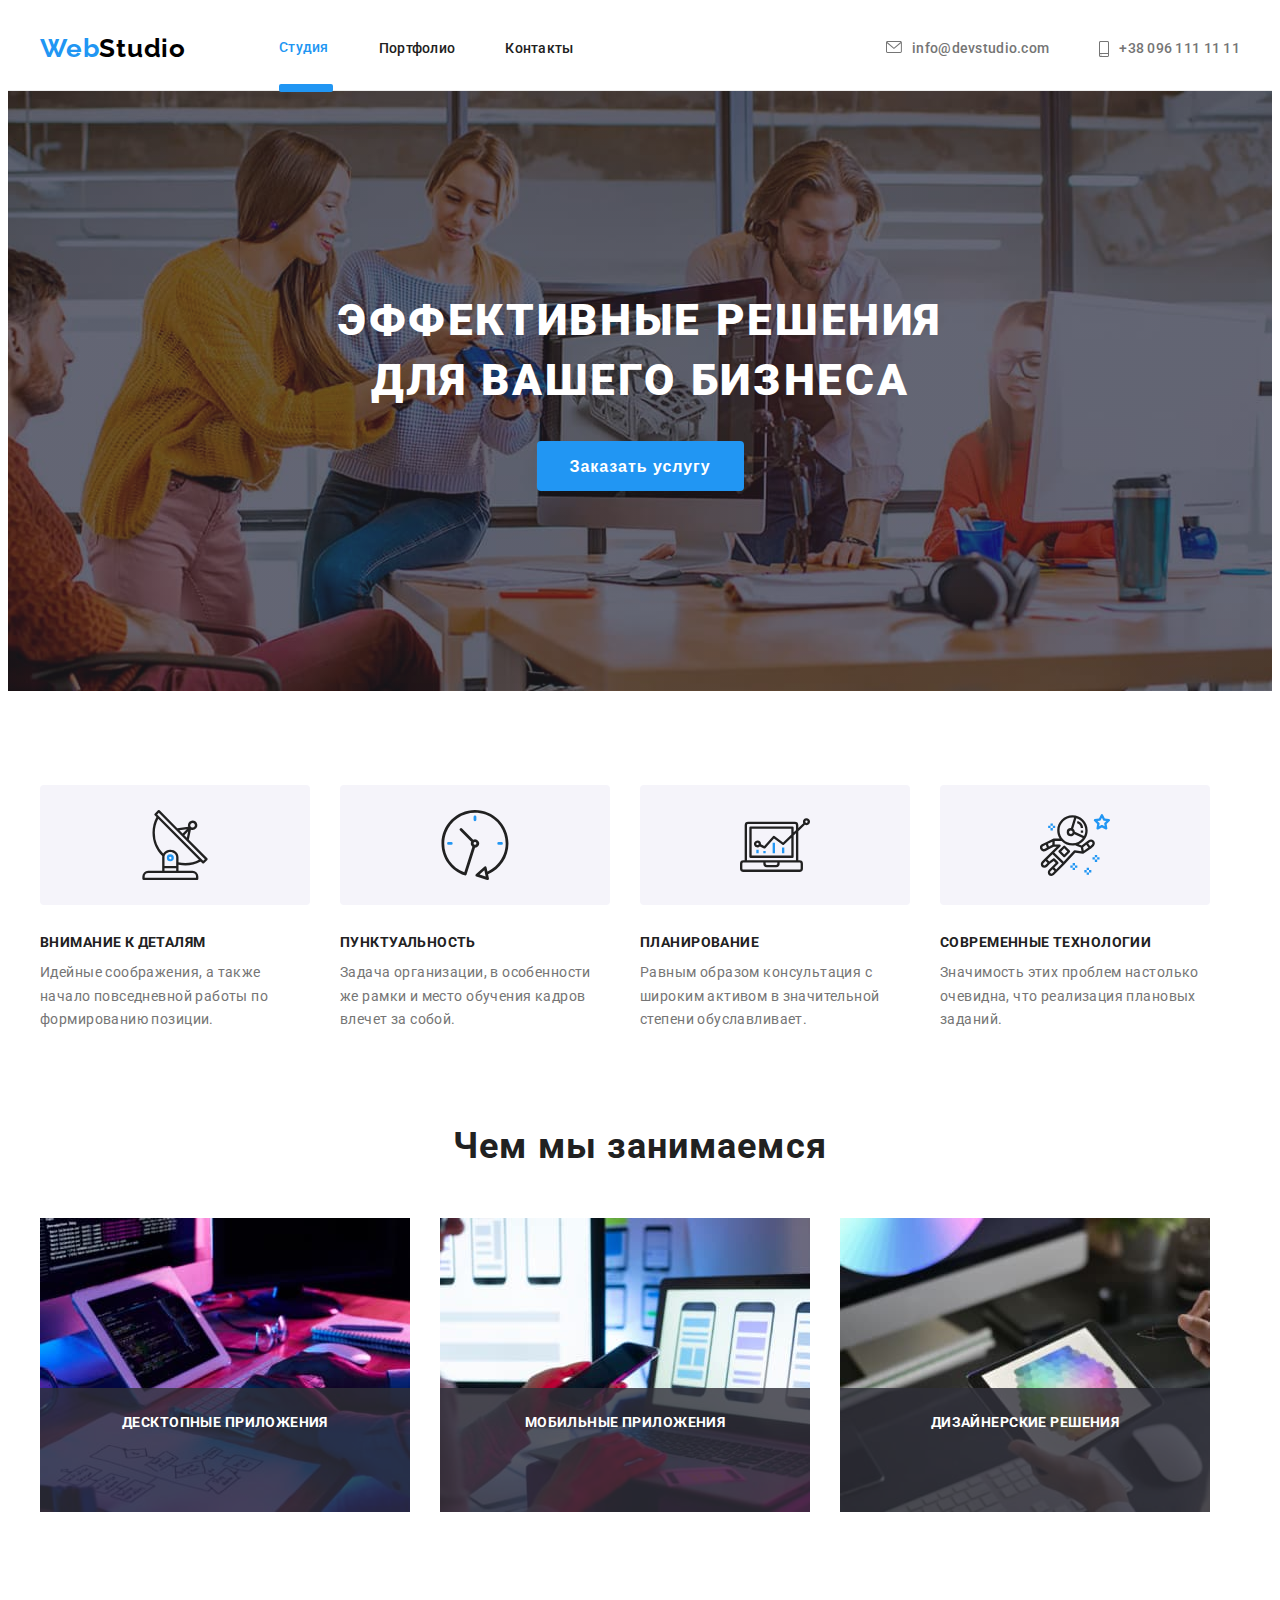
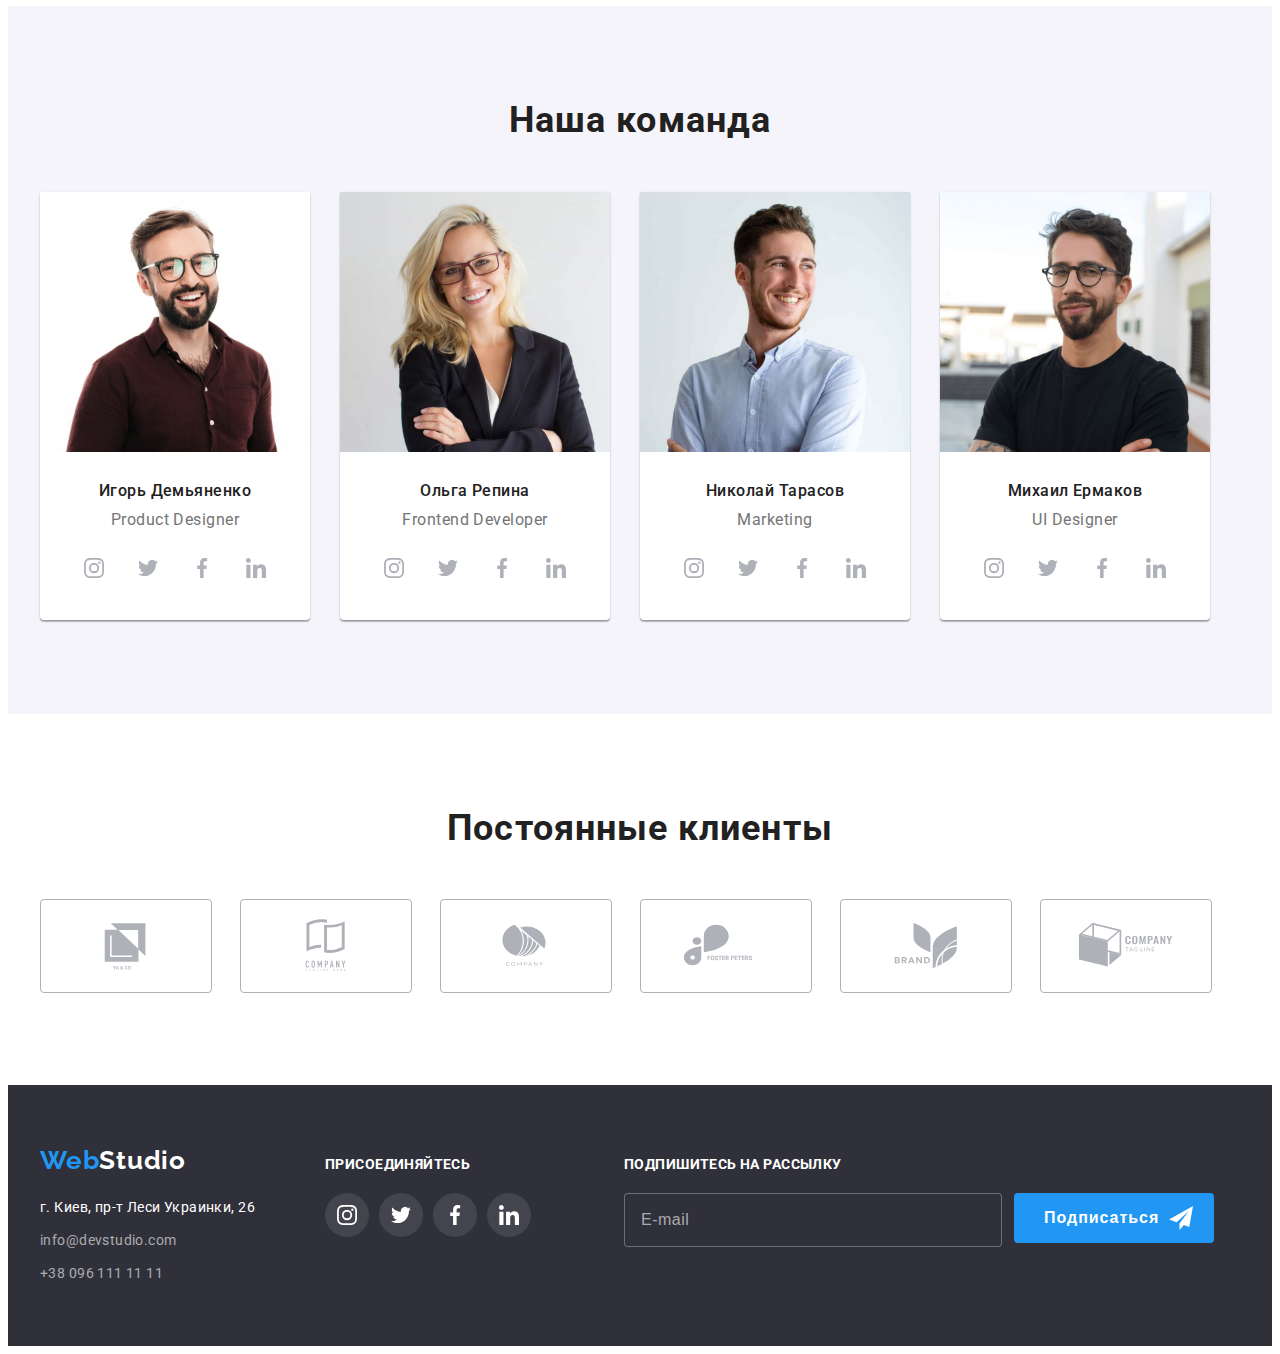
<file: index.html>
<!DOCTYPE html>
<html lang="ru">
  <head>
    <meta charset="UTF-8" />
    <meta http-equiv="X-UA-Compatible" content="IE=edge" />
    <meta name="viewport" content="width=device-width, initial-scale=1.0" />
    <meta
      name="description"
      content="Web Studio, Заказать Разработку Десктопного приложения, Мобильного приложения. Недорого: Быстро, Качественно, Уникальный Дизайн."
    />
    <title>Web Studio - Разработка приложений</title>
    <link rel="shortcut icon" href="image/Favicon.png" type="image/x-icon" />
    <link
      rel="stylesheet"
      href="https://cdnjs.cloudflare.com/ajax/libs/modern-normalize/1.1.0/modern-normalize.min.css"
      integrity="sha512-wpPYUAdjBVSE4KJnH1VR1HeZfpl1ub8YT/NKx4PuQ5NmX2tKuGu6U/JRp5y+Y8XG2tV+wKQpNHVUX03MfMFn9Q=="
      crossorigin="anonymous"
      referrerpolicy="no-referrer"
    />
    <link rel="preconnect" href="https://fonts.googleapis.com" />
    <link rel="preconnect" href="https://fonts.gstatic.com" crossorigin />
    <link
      href="https://fonts.googleapis.com/css2?family=Raleway:wght@700&family=Roboto:wght@400;500;700;900&display=swap"
      rel="stylesheet"
    />
    <link rel="stylesheet" href="./css/main.min.css" />
  </head>

  <body>
    <!-- Шапка -->

    <header class="header">
      <div class="wrapper container">
        <nav class="navigation">
          <a class="logo navigation__logo" lang="en" href="index.html"
            ><span class="logo__web">Web</span><span class="logo__studio">Studio</span></a
          >
          <ul class="nav list">
            <li class="nav__item">
              <a class="nav__link nav__link--active" href="index.html">Студия</a>
            </li>
            <li class="nav__item">
              <a class="nav__link" href="portfolio.html">Портфолио</a>
            </li>
            <li class="nav__item">
              <a class="nav__link" href="#">Контакты</a>
            </li>
          </ul>
        </nav>

        <ul class="connection wrapper__connection list">
          <li class="connection__item">
            <a class="connection__link" href="mailto:info@devstudio.com">
              <svg class="connection__icon" width="16" height="12">
                <use href="./image/sprite.svg#icon-envelope"></use>
              </svg>
              info@devstudio.com</a
            >
          </li>
          <li class="connection__item">
            <a class="connection__link" href="tel:+380961111111">
              <svg class="connection__icon" width="10" height="16">
                <use href="./image/sprite.svg#icon-smartphone"></use>
              </svg>
              +38 096 111 11 11</a
            >
          </li>
        </ul>
      </div>
    </header>

    <main>
      <!--Блок Герой -->

      <section class="hero-section image-hero">
        <!-- container -->

        <div class="hero container">
          <h1 class="hero__text">
            Эффективные решения<br />
            для вашего бизнеса
          </h1>
          <button class="button" type="button" data-modal-open>Заказать услугу</button>
        </div>
      </section>

      <!-- Особенности -->

      <section class="feature-section">
        <div class="container">
          <!-- Скрытый текст -->

          <h2 class="visually-hidden">Особенности</h2>

          <ul class="feature">
            <li class="feature__list list">
              <div class="feature__logo">
                <svg class="feature__icon" width="70" height="70">
                  <use href="./image/sprite.svg#icon-antenna"></use>
                </svg>
              </div>
              <h3 class="feature__headline">Внимание к деталям</h3>
              <p class="feature__text">
                Идейные соображения, а также начало повседневной работы по формированию позиции.
              </p>
            </li>

            <li class="feature__list list">
              <div class="feature__logo">
                <svg class="feature__icon" width="70" height="70">
                  <use href="./image/sprite.svg#icon-clock"></use>
                </svg>
              </div>
              <h3 class="feature__headline">Пунктуальность</h3>
              <p class="feature__text">
                Задача организации, в особенности же рамки и место обучения кадров влечет за собой.
              </p>
            </li>

            <li class="feature__list list">
              <div class="feature__logo">
                <svg class="feature__icon" width="70" height="70">
                  <use href="./image/sprite.svg#icon-diagram"></use>
                </svg>
              </div>
              <h3 class="feature__headline">Планирование</h3>
              <p class="feature__text">
                Равным образом консультация с широким активом в значительной степени обуславливает.
              </p>
            </li>

            <li class="feature__list list">
              <div class="feature__logo">
                <svg class="feature__icon" width="70" height="70">
                  <use href="./image/sprite.svg#icon-astronaut"></use>
                </svg>
              </div>
              <h3 class="feature__headline">Современные технологии</h3>
              <p class="feature__text">
                Значимость этих проблем настолько очевидна, что реализация плановых заданий.
              </p>
            </li>
          </ul>
        </div>
      </section>

      <!-- Чем мы занимаемся -->

      <section class="occupation-section">
        <div class="occupation container">
          <h2 class="occupation__title">Чем мы занимаемся</h2>
          <ul class="item list">
            <li class="item__list">
              <div class="item__thumb">
                <img
                  class="item__image"
                  src="./image/doing/desctop.jpg"
                  alt="Десктопные приложения"
                  width="370"
                />
                <p class="item__text">Десктопные приложения</p>
              </div>
            </li>

            <li class="item__list">
              <div class="item__thumb">
                <img
                  class="item__image"
                  src="./image/doing/mobile.jpg"
                  alt="Мобильные приложения"
                  width="370"
                />
                <p class="item__text">Мобильные приложения</p>
              </div>
            </li>

            <li class="item__list">
              <div class="item__thumb">
                <img
                  class="item__image"
                  src="./image/doing/disaine.jpg"
                  alt="Дизайнерские решения"
                  width="370"
                />
                <p class="item__text">Дизайнерские решения</p>
              </div>
            </li>
          </ul>
        </div>
      </section>

      <!-- Наша команда -->

      <section class="command-section">
        <div class="command container">
          <h2 class="command__title">Наша команда</h2>

          <ul class="command-item">
            <!-- Игорь Демьяненко -->

            <li class="command-item__list list">
              <img
                class="command-item__image"
                src="./image/comand/igor.jpg"
                alt="Игорь Демьяненко"
                width="270"
              />

              <div class="command-item__meta">
                <h3 class="command-item__name">Игорь Демьяненко</h3>
                <p class="command-item__position" lang="en">Product Designer</p>

                <ul class="socials list">
                  <li class="socials__item">
                    <a class="socials__link" href="">
                      <svg class="socials__icon" width="20" height="20">
                        <use href="./image/sprite.svg#icon-instagram"></use>
                      </svg>
                    </a>
                  </li>

                  <li class="socials__item">
                    <a class="socials__link" href="">
                      <svg class="socials__icon" width="20" height="20">
                        <use href="./image/sprite.svg#icon-twitter"></use>
                      </svg>
                    </a>
                  </li>

                  <li class="socials__item">
                    <a class="socials__link" href="">
                      <svg class="socials__icon" width="20" height="20">
                        <use href="./image/sprite.svg#icon-facebook"></use>
                      </svg>
                    </a>
                  </li>

                  <li class="socials__item">
                    <a class="socials__link" href="">
                      <svg class="socials__icon" width="20" height="20">
                        <use href="./image/sprite.svg#icon-linkedin"></use>
                      </svg>
                    </a>
                  </li>
                </ul>
              </div>
            </li>

            <!-- Ольга Репина -->

            <li class="command-item__list list">
              <img
                class="command-item__image"
                src="./image/comand/olga.jpg"
                alt="Ольга Репина"
                width="270"
              />
              <div class="command-item__meta">
                <h3 class="command-item__name">Ольга Репина</h3>
                <p class="command-item__position" lang="en">Frontend Developer</p>

                <ul class="socials list">
                  <li class="socials__item">
                    <a class="socials__link" href="">
                      <svg class="socials__icon" width="20" height="20">
                        <use href="./image/sprite.svg#icon-instagram"></use>
                      </svg>
                    </a>
                  </li>

                  <li class="socials__item">
                    <a class="socials__link" href="">
                      <svg class="socials__icon" width="20" height="20">
                        <use href="./image/sprite.svg#icon-twitter"></use>
                      </svg>
                    </a>
                  </li>

                  <li class="socials__item">
                    <a class="socials__link" href="">
                      <svg class="socials__icon" width="20" height="20">
                        <use href="./image/sprite.svg#icon-facebook"></use>
                      </svg>
                    </a>
                  </li>

                  <li class="socials__item">
                    <a class="socials__link" href="">
                      <svg class="socials__icon" width="20" height="20">
                        <use href="./image/sprite.svg#icon-linkedin"></use>
                      </svg>
                    </a>
                  </li>
                </ul>
              </div>
            </li>

            <!-- Николай Тарасов -->

            <li class="command-item__list list">
              <img
                class="command-item__image"
                src="./image/comand/nikolay.jpg"
                alt="Николай Тарасов"
                width="270"
              />
              <div class="command-item__meta">
                <h3 class="command-item__name">Николай Тарасов</h3>
                <p class="command-item__position" lang="en">Marketing</p>

                <ul class="socials list">
                  <li class="socials__item">
                    <a class="socials__link" href="">
                      <svg class="socials__icon" width="20" height="20">
                        <use href="./image/sprite.svg#icon-instagram"></use>
                      </svg>
                    </a>
                  </li>

                  <li class="socials__item">
                    <a class="socials__link" href="">
                      <svg class="socials__icon" width="20" height="20">
                        <use href="./image/sprite.svg#icon-twitter"></use>
                      </svg>
                    </a>
                  </li>

                  <li class="socials__item">
                    <a class="socials__link" href="">
                      <svg class="socials__icon" width="20" height="20">
                        <use href="./image/sprite.svg#icon-facebook"></use>
                      </svg>
                    </a>
                  </li>

                  <li class="socials__item">
                    <a class="socials__link" href="">
                      <svg class="socials__icon" width="20" height="20">
                        <use href="./image/sprite.svg#icon-linkedin"></use>
                      </svg>
                    </a>
                  </li>
                </ul>
              </div>
            </li>

            <!-- Михаил Ермаков -->

            <li class="command-item__list list">
              <img
                class="command-item__image"
                src="./image/comand/mihail.jpg"
                alt="Михаил Ермаков"
                width="270"
              />
              <div class="command-item__meta">
                <h3 class="command-item__name">Михаил Ермаков</h3>
                <p class="command-item__position" lang="en">UI Designer</p>

                <ul class="socials list">
                  <li class="socials__item">
                    <a class="socials__link" href="">
                      <svg class="socials__icon" width="20" height="20">
                        <use href="./image/sprite.svg#icon-instagram"></use>
                      </svg>
                    </a>
                  </li>

                  <li class="socials__item">
                    <a class="socials__link" href="">
                      <svg class="socials__icon" width="20" height="20">
                        <use href="./image/sprite.svg#icon-twitter"></use>
                      </svg>
                    </a>
                  </li>

                  <li class="socials__item">
                    <a class="socials__link" href="">
                      <svg class="socials__icon" width="20" height="20">
                        <use href="./image/sprite.svg#icon-facebook"></use>
                      </svg>
                    </a>
                  </li>

                  <li class="socials__item">
                    <a class="socials__link" href="">
                      <svg class="socials__icon" width="20" height="20">
                        <use href="./image/sprite.svg#icon-linkedin"></use>
                      </svg>
                    </a>
                  </li>
                </ul>
              </div>
            </li>
          </ul>
        </div>
      </section>

      <!-- Постоянные клиенты -->

      <section class="client-section">
        <div class="client container">
          <h2 class="client__title">Постоянные клиенты</h2>

          <ul class="clients">
            <li class="clients__list list">
              <a class="clients__link" href="">
                <svg class="clients__icon" width="106" height="60">
                  <use href="./image/sprite.svg#icon-Logo"></use>
                </svg>
              </a>
            </li>

            <li class="clients__list list">
              <a class="clients__link" href="">
                <svg class="clients__icon" width="106" height="60">
                  <use href="./image/sprite.svg#icon-Logo2"></use>
                </svg>
              </a>
            </li>

            <li class="clients__list list">
              <a class="clients__link" href="">
                <svg class="clients__icon" width="106" height="60">
                  <use href="./image/sprite.svg#icon-Logo3"></use>
                </svg>
              </a>
            </li>

            <li class="clients__list list">
              <a class="clients__link" href="">
                <svg class="clients__icon" width="106" height="60">
                  <use href="./image/sprite.svg#icon-Logo4"></use>
                </svg>
              </a>
            </li>

            <li class="clients__list list">
              <a class="clients__link" href="">
                <svg class="clients__icon" width="106" height="60">
                  <use href="./image/sprite.svg#icon-Logo5"></use>
                </svg>
              </a>
            </li>

            <li class="clients__list list">
              <a class="clients__link" href="">
                <svg class="clients__icon" width="106" height="60">
                  <use href="./image/sprite.svg#icon-Logo6"></use>
                </svg>
              </a>
            </li>
          </ul>
        </div>
      </section>
    </main>

    <!-- Подвал -->

    <footer class="footer-section">
      <div class="footer container">
        <!-- Логотип -->

        <div class="block-info">
          <a class="logo block-info__logo" lang="en" href="index.html">
            <span class="logo__web">Web</span><span class="logo__studio--footer">Studio</span></a
          >

          <!-- Блок адрес -->

          <address class="address">
            <ul class="address-table list">
              <li class="address-table__list">
                <a
                  class="address-table__navigation list"
                  href="https://www.google.com/maps/place/%D0%B1%D1%83%D0%BB.+%D0%9B%D0%B5%D1%81%D0%B8+%D0%A3%D0%BA%D1%80%D0%B0%D0%B8%D0%BD%D0%BA%D0%B8,+26,+%D0%9A%D0%B8%D0%B5%D0%B2,"
                  target="_blank"
                  rel="noreferrer noopeneer"
                >
                  г. Киев, пр-т Леси Украинки, 26</a
                >
              </li>

              <li class="address-table__list">
                <a class="address-table__connect list" href="mailto:info@devstudio.com"
                  >info@devstudio.com</a
                >
              </li>

              <li class="address-table__list">
                <a class="address-table__connect list" href="tel:+380961111111"
                  >+38 096 111 11 11</a
                >
              </li>
            </ul>
          </address>
        </div>

        <!-- присоединяйтесь -->

        <div class="join">
          <p class="join__text">присоединяйтесь</p>

          <ul class="join-table list">
            <li class="join-table__item">
              <a class="join-table__link" href="">
                <svg class="join-table__icon socials__icon" width="20" height="20">
                  <use href="./image/sprite.svg#icon-instagram"></use>
                </svg>
              </a>
            </li>

            <li class="join-table__item">
              <a class="join-table__link" href="">
                <svg class="join-table__icon socials__icon" width="20" height="20">
                  <use href="./image/sprite.svg#icon-twitter"></use>
                </svg>
              </a>
            </li>

            <li class="join-table__item">
              <a class="join-table__link" href="">
                <svg class="join-table__icon socials__icon" width="20" height="20">
                  <use href="./image/sprite.svg#icon-facebook"></use>
                </svg>
              </a>
            </li>

            <li class="join-table__item">
              <a class="join-table__link" href="">
                <svg class="join-table__icon socials__icon" width="20" height="20">
                  <use href="./image/sprite.svg#icon-linkedin"></use>
                </svg>
              </a>
            </li>
          </ul>
        </div>

        <!-- Подпишитесь на рассылку -->

        <form action="#" class="subscription">
          <p class="subscription__title">Подпишитесь на рассылку</p>
          <div class="subscription__wrapper">
            <input
              class="subscription__input"
              type="email"
              name="subscription-name"
              placeholder="E-mail"
              required
            />

            <button class="button button--subscription" type="submit">
              <span class="button__text">Подписаться</span>
              <svg class="button__icon" width="24" height="24">
                <use href="./image/sprite.svg#icon-footer-icon-send"></use>
              </svg>
            </button>
          </div>
        </form>
      </div>
    </footer>

    <!-- backdrop -->

    <div class="backdrop is-hidden" data-modal>
      <!-- modal-form -->

      <div class="modal">
        <form class="modal-form" action="#" method="POST">
          <p class="modal-form__title">Оставьте свои данные, мы вам перезвоним</p>
          <div class="modal-form__field">
            <label for="text" class="modal-form__label">Имя</label>
            <span class="modal-form__wrapper">
              <input
                class="modal-form__input"
                id="text"
                type="text"
                name="user-name"
                minlength="2"
                pattern="^[a-zA-Zа-яёА-ЯЁ]+"
                title="Символы должны содержать латиницу или киррилицу"
                required
              />
              <svg class="modal-form__icon" width="18" height="18">
                <use href="./image/sprite.svg#icon-person"></use>
              </svg>
            </span>
          </div>

          <div class="modal-form__field">
            <label for="tel" class="modal-form__label">Телефон</label>
            <span class="modal-form__wrapper">
              <input
                class="modal-form__input"
                id="tel"
                type="tel"
                name="user-tel"
                pattern="(\+?\d[- .]*){7,13}"
                title="Международный, государственный или местный телефонный номер"
                required
              />
              <svg class="modal-form__icon" width="18" height="18">
                <use href="./image/sprite.svg#icon-phone"></use>
              </svg>
            </span>
          </div>

          <div class="modal-form__field">
            <label for="email" class="modal-form__label">Почта</label>
            <span class="modal-form__wrapper">
              <input class="modal-form__input" id="email" type="email" name="user-email" required />
              <svg class="modal-form__icon" width="18" height="18">
                <use href="./image/sprite.svg#icon-email"></use>
              </svg>
            </span>
          </div>

          <div class="modal-form__field">
            <label for="comment" class="modal-form__label">Комментарий</label>
            <textarea
              class="modal-form__input modal-field__textarea"
              name="textarea"
              id="comment"
              placeholder="Введите текст"
            ></textarea>
          </div>

          <!-- modal-checkbox -->

          <div class="modal-form-checkbox">
            <input
              class="checkbox visually-hidden"
              id="check"
              type="checkbox"
              name="policy"
              required
            />
            <label class="modal-form-checkbox__text" for="check"
              ><span class="modal-form-checkbox__icon">
                <svg width="11" height="8">
                  <use href="./image/sprite.svg#icon-check"></use>
                </svg>
              </span>
              Соглашаюсь с рассылкой и принимаю &#160;
              <a class="modal-form-checkbox__link" href="#">Условия договора</a></label
            >
          </div>

          <!-- modal-button -->

          <button class="button button--modal" type="submit">Отправить</button>
        </form>

        <!-- modal-button-x -->

        <button type="button" title="Close" class="button-x" data-modal-close>
          <svg class="icon-button-x" width="11" height="11">
            <use href="./image/sprite.svg#icon-Vector"></use>
          </svg>
        </button>
      </div>
    </div>

    <script src="./js/modal.js"></script>
  </body>
</html>
</file>
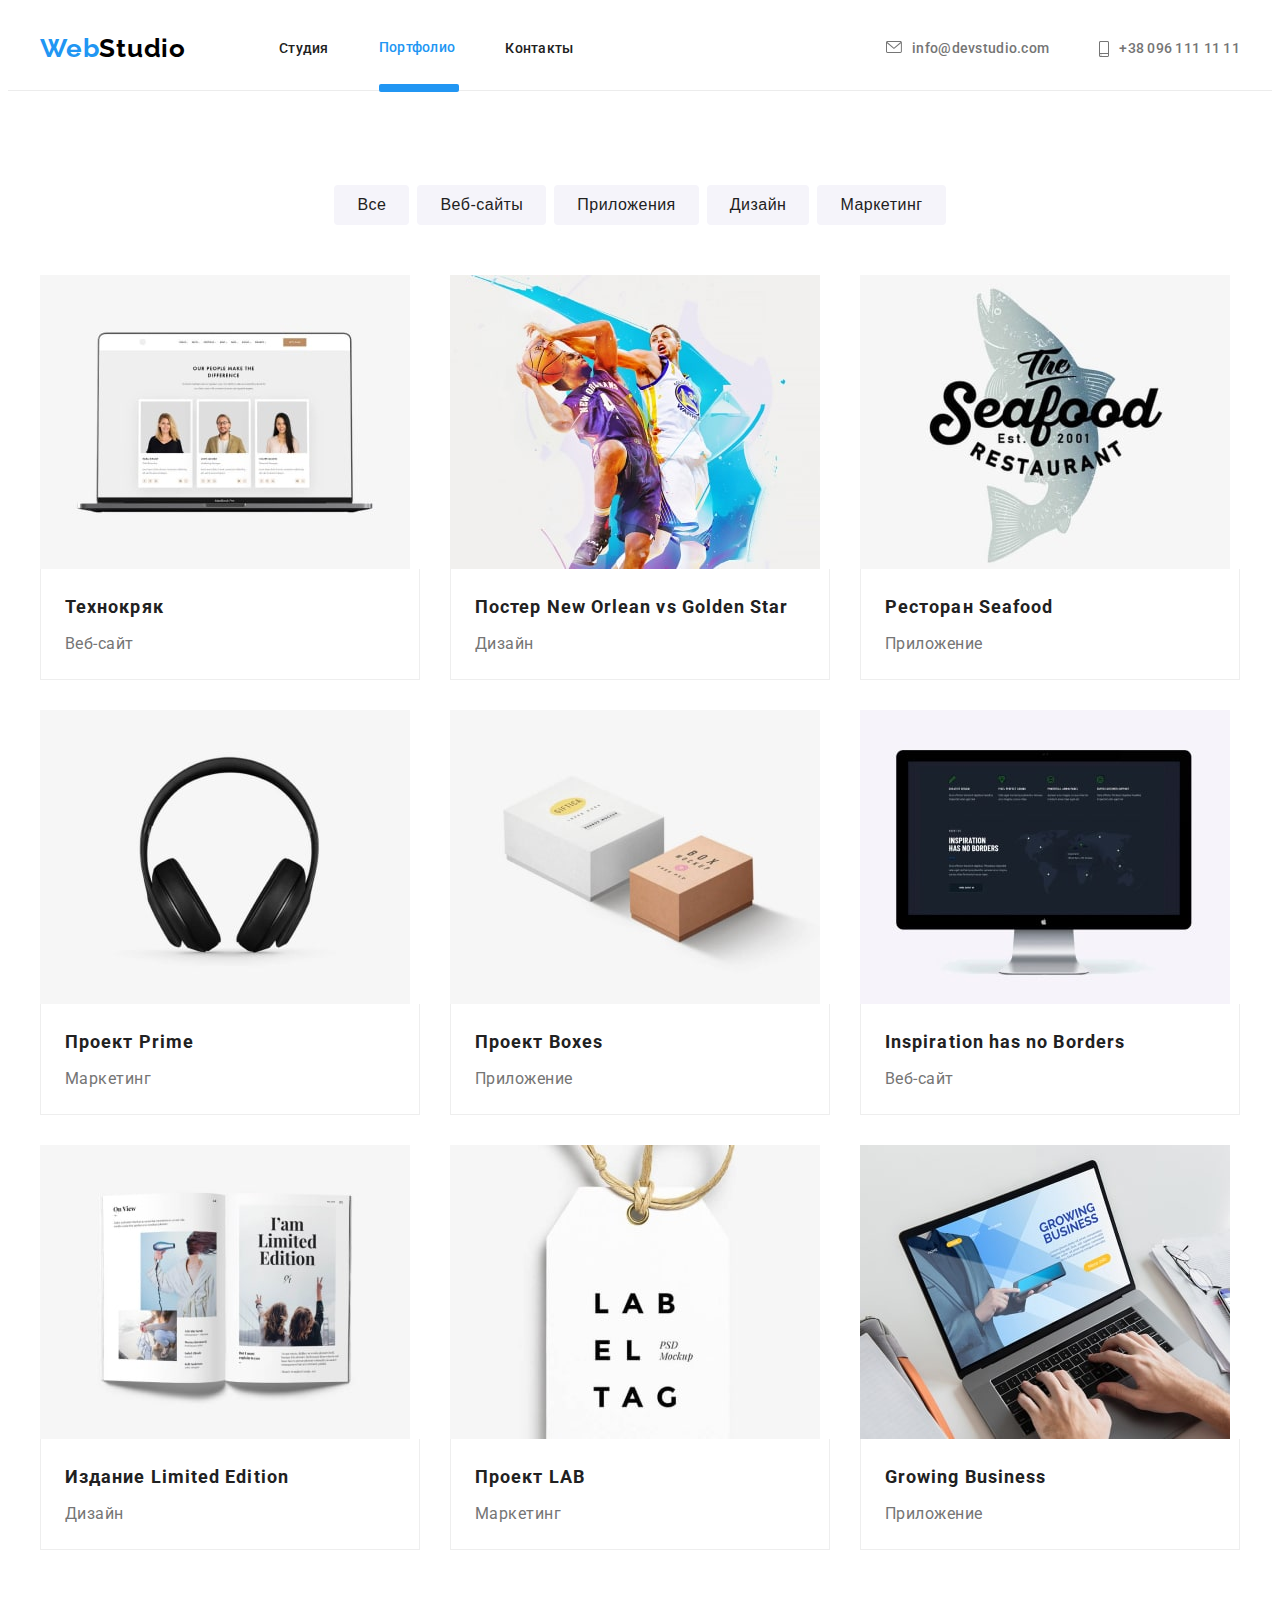
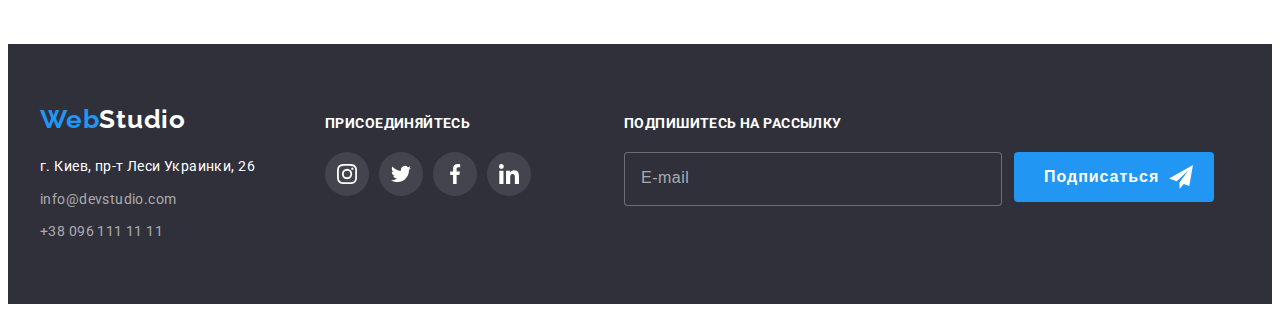
<file: portfolio.html>
<!DOCTYPE html>
<html lang="ru">
  <head>
    <meta charset="UTF-8" />
    <meta http-equiv="X-UA-Compatible" content="IE=edge" />
    <meta name="viewport" content="width=device-width, initial-scale=1.0" />
    <meta
      name="description"
      content="Web Studio, Заказать Разработку Десктопного приложения, Мобильного приложения. Недорого: Быстро, Качественно, Уникальный Дизайн."
    />
    <title>Web Studio - Разработка приложений</title>
    <link rel="shortcut icon" href="image/Favicon.png" type="image/x-icon" />
    <link
      rel="stylesheet"
      href="https://cdnjs.cloudflare.com/ajax/libs/modern-normalize/1.1.0/modern-normalize.min.css"
      integrity="sha512-wpPYUAdjBVSE4KJnH1VR1HeZfpl1ub8YT/NKx4PuQ5NmX2tKuGu6U/JRp5y+Y8XG2tV+wKQpNHVUX03MfMFn9Q=="
      crossorigin="anonymous"
      referrerpolicy="no-referrer"
    />
    <link rel="preconnect" href="https://fonts.googleapis.com" />
    <link rel="preconnect" href="https://fonts.gstatic.com" crossorigin />
    <link
      href="https://fonts.googleapis.com/css2?family=Raleway:wght@700&family=Roboto:wght@400;500;700;900&display=swap"
      rel="stylesheet"
    />
    <link rel="stylesheet" href="./css/main.min.css" />
  </head>
  <body>
    <!-- Шапка -->

    <header class="header">
      <div class="wrapper container">
        <nav class="navigation">
          <a class="logo navigation__logo" lang="en" href="index.html"
            ><span class="logo__web">Web</span><span class="logo__studio">Studio</span></a
          >
          <ul class="nav list">
            <li class="nav__item">
              <a class="nav__link" href="index.html">Студия</a>
            </li>
            <li class="nav__item">
              <a class="nav__link nav__link--active" href="portfolio.html">Портфолио</a>
            </li>
            <li class="nav__item">
              <a class="nav__link" href="#">Контакты</a>
            </li>
          </ul>
        </nav>

        <ul class="connection wrapper__connection list">
          <li class="connection__item">
            <a class="connection__link" href="mailto:info@devstudio.com">
              <svg class="connection__icon" width="16" height="12">
                <use href="./image/sprite.svg#icon-envelope"></use>
              </svg>
              info@devstudio.com</a
            >
          </li>
          <li class="connection__item">
            <a class="connection__link" href="tel:+380961111111">
              <svg class="connection__icon" width="10" height="16">
                <use href="./image/sprite.svg#icon-smartphone"></use>
              </svg>
              +38 096 111 11 11</a
            >
          </li>
        </ul>
      </div>
    </header>

    <!-- Портфолио -->
    <main>
      <section class="portfolio-section">
        <div class="container">
          <h1 class="visually-hidden">Портфолио</h1>
          <!-- Скрытый, для семантики -->

          <!-- Портфолио фильтры -->

          <ul class="filtre list">
            <li class="filtre__item">
              <button class="button button--filtre" name="button">Все</button>
            </li>
            <li class="filtre__item">
              <button class="button button--filtre" name="button">Веб-сайты</button>
            </li>
            <li class="filtre__item">
              <button class="button button--filtre" name="button">Приложения</button>
            </li>
            <li class="filtre__item">
              <button class="button button--filtre" name="button">Дизайн</button>
            </li>
            <li class="filtre__item">
              <button class="button button--filtre" name="button">Маркетинг</button>
            </li>
          </ul>

          <!-- Портфолио-карточки -->

          <ul class="content list">
            <!-- Технокряк -->

            <li class="content__list">
              <a href="" class="content__link list">
                <div class="content__image">
                  <img
                    class="content__img"
                    src="./image/portfolio/tehnokryak.jpg"
                    alt="Технокряк"
                    width="370"
                  />
                  <p class="content__overlay">
                    Технокряк это современная площадка распространения коронавируса. Компании
                    используют эту платформу для цифрового шпионажа и атак на защищённые сервера
                    конкурентов.
                  </p>
                </div>
                <div class="content__box">
                  <h2 class="content__caption">Технокряк</h2>
                  <p class="content__subtitle">Веб-сайт</p>
                </div>
              </a>
            </li>

            <!-- Постер New Orlean vs Golden Star -->

            <li class="content__list">
              <a href="" class="content__link list">
                <div class="content__image">
                  <img
                    class="content__img"
                    src="./image/portfolio/Poster-Ne-Orlean-vs-Golden-Star.jpg"
                    alt="Постер New Orlean vs Golden Star"
                    width="370"
                  />
                  <p class="content__overlay">
                    Технокряк это современная площадка распространения коронавируса. Компании
                    используют эту платформу для цифрового шпионажа и атак на защищённые сервера
                    конкурентов.
                  </p>
                </div>
                <div class="content__box">
                  <h2 class="content__caption" lang="en">Постер New Orlean vs Golden Star</h2>
                  <p class="content__subtitle">Дизайн</p>
                </div>
              </a>
            </li>

            <!-- Ресторан Seafood -->

            <li class="content__list">
              <a href="" class="content__link list">
                <div class="content__image">
                  <img
                    class="content__img"
                    src="./image/portfolio/Restoran-Seafood.jpg"
                    alt="Ресторан Seafood"
                    width="370"
                  />
                  <p class="content__overlay">
                    Технокряк это современная площадка распространения коронавируса. Компании
                    используют эту платформу для цифрового шпионажа и атак на защищённые сервера
                    конкурентов.
                  </p>
                </div>
                <div class="content__box">
                  <h2 class="content__caption" lang="en">Ресторан Seafood</h2>
                  <p class="content__subtitle">Приложение</p>
                </div>
              </a>
            </li>

            <!-- Проект Prime -->

            <li class="content__list">
              <a href="" class="content__link list">
                <div class="content__image">
                  <img
                    class="content__img"
                    src="./image/portfolio/Proekt-Prime.jpg"
                    alt="Проект Prime"
                    width="370"
                  />
                  <p class="content__overlay">
                    Технокряк это современная площадка распространения коронавируса. Компании
                    используют эту платформу для цифрового шпионажа и атак на защищённые сервера
                    конкурентов.
                  </p>
                </div>
                <div class="content__box">
                  <h2 class="content__caption" lang="en">Проект Prime</h2>
                  <p class="content__subtitle">Маркетинг</p>
                </div>
              </a>
            </li>

            <!-- Проект Boxes -->

            <li class="content__list">
              <a href="" class="content__link list">
                <div class="content__image">
                  <img
                    class="content__img"
                    src="./image/portfolio/Proekt-Boxes.jpg"
                    alt="Проект Boxes"
                    width="370"
                  />
                  <p class="content__overlay">
                    Технокряк это современная площадка распространения коронавируса. Компании
                    используют эту платформу для цифрового шпионажа и атак на защищённые сервера
                    конкурентов.
                  </p>
                </div>
                <div class="content__box">
                  <h2 class="content__caption" lang="en">Проект Boxes</h2>
                  <p class="content__subtitle">Приложение</p>
                </div>
              </a>
            </li>

            <!-- Inspiration has no Borders -->

            <li class="content__list">
              <a href="" class="content__link list">
                <div class="content__image">
                  <img
                    class="content__img"
                    src="./image/portfolio/Inspiration-has-no-Borders.jpg"
                    alt="Inspiration has no Borders"
                    width="370"
                  />
                  <p class="content__overlay">
                    Технокряк это современная площадка распространения коронавируса. Компании
                    используют эту платформу для цифрового шпионажа и атак на защищённые сервера
                    конкурентов.
                  </p>
                </div>
                <div class="content__box">
                  <h2 class="content__caption" lang="en">Inspiration has no Borders</h2>
                  <p class="content__subtitle">Веб-сайт</p>
                </div>
              </a>
            </li>

            <!-- Издание Limited Edition -->

            <li class="content__list">
              <a href="" class="content__link list">
                <div class="content__image">
                  <img
                    class="content__img"
                    src="./image/portfolio/Izdanie-Limited-Edition.jpg"
                    alt="Издание
                    Limited Edition"
                    width="370"
                  />
                  <p class="content__overlay">
                    Технокряк это современная площадка распространения коронавируса. Компании
                    используют эту платформу для цифрового шпионажа и атак на защищённые сервера
                    конкурентов.
                  </p>
                </div>
                <div class="content__box">
                  <h2 class="content__caption" lang="en">Издание Limited Edition</h2>
                  <p class="content__subtitle">Дизайн</p>
                </div>
              </a>
            </li>

            <!-- Проект LAB -->

            <li class="content__list">
              <a href="" class="content__link list">
                <div class="content__image">
                  <img
                    class="content__img"
                    src="./image/portfolio/Proekt-LAB.jpg"
                    alt="Проект LAB"
                    width="370"
                  />
                  <p class="content__overlay">
                    Технокряк это современная площадка распространения коронавируса. Компании
                    используют эту платформу для цифрового шпионажа и атак на защищённые сервера
                    конкурентов.
                  </p>
                </div>
                <div class="content__box">
                  <h2 class="content__caption" lang="en">Проект LAB</h2>
                  <p class="content__subtitle">Маркетинг</p>
                </div>
              </a>
            </li>

            <!-- Growing Business -->

            <li class="content__list">
              <a href="" class="content__link list">
                <div class="content__image">
                  <img
                    class="content__img"
                    src="./image/portfolio/Growing-Business.jpg"
                    alt="Growing Business"
                    width="370"
                  />
                  <p class="content__overlay">
                    Технокряк это современная площадка распространения коронавируса. Компании
                    используют эту платформу для цифрового шпионажа и атак на защищённые сервера
                    конкурентов.
                  </p>
                </div>
                <div class="content__box">
                  <h2 class="content__caption" lang="en">Growing Business</h2>
                  <p class="content__subtitle">Приложение</p>
                </div>
              </a>
            </li>
          </ul>
        </div>
      </section>
    </main>

    <!-- Подвал -->

    <footer class="footer-section">
      <div class="footer container">
        <!-- Логотип -->

        <div class="block-info">
          <a class="logo block-info__logo" lang="en" href="index.html">
            <span class="logo__web">Web</span><span class="logo__studio--footer">Studio</span></a
          >

          <!-- Блок адрес -->

          <address class="address">
            <ul class="address-table list">
              <li class="address-table__list">
                <a
                  class="address-table__navigation list"
                  href="https://www.google.com/maps/place/%D0%B1%D1%83%D0%BB.+%D0%9B%D0%B5%D1%81%D0%B8+%D0%A3%D0%BA%D1%80%D0%B0%D0%B8%D0%BD%D0%BA%D0%B8,+26,+%D0%9A%D0%B8%D0%B5%D0%B2,"
                  target="_blank"
                  rel="noreferrer noopeneer"
                >
                  г. Киев, пр-т Леси Украинки, 26</a
                >
              </li>

              <li class="address-table__list">
                <a class="address-table__connect list" href="mailto:info@devstudio.com"
                  >info@devstudio.com</a
                >
              </li>

              <li class="address-table__list">
                <a class="address-table__connect list" href="tel:+380961111111"
                  >+38 096 111 11 11</a
                >
              </li>
            </ul>
          </address>
        </div>

        <!-- присоединяйтесь -->

        <div class="join">
          <p class="join__text">присоединяйтесь</p>

          <ul class="join-table list">
            <li class="join-table__item">
              <a class="join-table__link" href="">
                <svg class="join-table__icon socials__icon" width="20" height="20">
                  <use href="./image/sprite.svg#icon-instagram"></use>
                </svg>
              </a>
            </li>

            <li class="join-table__item">
              <a class="join-table__link" href="">
                <svg class="join-table__icon socials__icon" width="20" height="20">
                  <use href="./image/sprite.svg#icon-twitter"></use>
                </svg>
              </a>
            </li>

            <li class="join-table__item">
              <a class="join-table__link" href="">
                <svg class="join-table__icon socials__icon" width="20" height="20">
                  <use href="./image/sprite.svg#icon-facebook"></use>
                </svg>
              </a>
            </li>

            <li class="join-table__item">
              <a class="join-table__link" href="">
                <svg class="join-table__icon socials__icon" width="20" height="20">
                  <use href="./image/sprite.svg#icon-linkedin"></use>
                </svg>
              </a>
            </li>
          </ul>
        </div>

        <!-- Подпишитесь на рассылку -->

        <form action="#" class="subscription">
          <p class="subscription__title">Подпишитесь на рассылку</p>
          <div class="subscription__wrapper">
            <input
              class="subscription__input"
              type="email"
              name="subscription-name"
              placeholder="E-mail"
              required
            />

            <button class="button button--subscription" type="submit">
              <span class="button__text">Подписаться</span>
              <svg class="button__icon" width="24" height="24">
                <use href="./image/sprite.svg#icon-footer-icon-send"></use>
              </svg>
            </button>
          </div>
        </form>
      </div>
    </footer>

    <script src="./js/modal.js"></script>
  </body>
</html>
</file>
<file: css/main.min.css>
:root{--page-text: #212121;--primary-text-color: #757575;--secondary-text-color: #2196f3;--third-text-color: #ffffff;--link-color: #afb1b8;--primary-background-color: #ffffff;--secondary-background-color: #f5f4fa;--third-background-color: #2196f3;--transition-color: color 250ms cubic-bezier(0.4, 0, 0.2, 1)}.visually-hidden{position:absolute;width:1px;height:1px;margin:-1px;padding:0;overflow:hidden;border:0;clip:rect(0 0 0 0);z-index:1}body{font-family:"Roboto",sans-serif;background:var(--primary-background-color);color:var(--page-text);font-size:16px;font-style:normal}h1,h2,h3,h4,h5,h6,p{margin:0}ul{margin:0;padding:0}img{display:block}.list{list-style:none;text-decoration:none;font-style:normal}.container{width:1200px;margin:0 auto;padding:0 15px}.header{background-color:var(--primary-background-color);border-bottom:1px solid #ececec}.wrapper{display:flex;align-items:center}.hero-section{display:flex;text-align:center;align-items:center;padding-top:200px;padding-bottom:200px}.command-section{background-color:var(--secondary-background-color);padding:94px 0}.feature-section{padding-top:94px;padding-bottom:94px;background-color:var(--primary-background-color)}.portfolio-section{margin-right:auto;margin-left:auto;background-color:var(--primary-background-color);padding-top:94px;padding-bottom:94px}.footer-section{background-color:#2f303a;padding-top:60px;padding-bottom:60px}.footer{display:flex;align-items:baseline}.client-section{background-color:var(--primary-background-color);padding:94px 0}.occupation-section{background-color:var(--primary-background-color);padding-bottom:94px}.backdrop{position:fixed;top:0;left:0;width:100%;height:100%;background-color:rgba(0,0,0,0.2);transition:250ms cubic-bezier(0.4, 0, 0.2, 1);opacity:1;visibility:visible;pointer-events:auto;z-index:2}.backdrop.is-hidden{opacity:0;visibility:hidden;pointer-events:none}.backdrop.is-hidden .modal{transform:translate(-50%, -50%)}.logo{font-family:"Raleway",sans-serif;text-decoration:none;font-weight:700;font-size:26px;line-height:1.192;letter-spacing:0.03em;display:block}.logo__web{color:var(--secondary-text-color)}.logo__studio{color:#000000}.navigation__logo{margin-right:93px}.navigation{display:flex;align-items:center}.nav{display:flex;align-items:center}.nav__item:not(:last-child){margin-right:50px}.nav__link{color:var(--page-text);text-decoration:none;font-weight:500;font-size:14px;line-height:1.14;letter-spacing:0.02em;display:block;padding-top:32px;padding-bottom:32px;transition:var(--transition-color)}.nav__link:hover,.nav__link:focus{color:var(--secondary-text-color)}.nav__link--active{color:var(--secondary-text-color);display:flex;flex-direction:column;padding-bottom:0px}.nav__link--active::after{content:'';display:block;width:100%;height:4px;border:2px solid;border-radius:2px;background-color:var(--third-background-color);margin-top:28px;margin-bottom:-2px}.connection{display:flex}.connection__icon{margin-right:10px;fill:currentColor;align-items:center;padding:0}.wrapper__connection{margin-left:auto}.connection__item+.connection__item{margin-left:50px}.connection__link{color:var(--primary-text-color);text-decoration:none;font-weight:500;font-size:14px;line-height:1.14;letter-spacing:0.02em;padding:16px 0;display:flex;transition:var(--transition-color)}.connection__link:hover,.connection__link:focus{color:var(--secondary-text-color);fill:var(--secondary-text-color)}.image-hero{max-width:1600px;background-color:#c4c4c4;background-image:linear-gradient(to right, rgba(47,48,58,0.4), rgba(47,48,58,0.4)),url("../image/hero/hero.jpg");background-position:center;background-size:cover;background-repeat:no-repeat;margin:0 auto}.hero{max-width:696px}.hero__text{color:var(--third-text-color);font-weight:900;font-size:44px;line-height:1.36;text-align:center;letter-spacing:0.06em;text-transform:uppercase;margin-bottom:30px}.button{color:var(--third-text-color);background-color:var(--third-background-color);border:1px solid transparent;border-radius:4px;cursor:pointer;height:50px;min-width:200px;text-align:center;padding:10px 32px;font-size:16px;line-height:1.875;letter-spacing:0.06em;font-weight:700;transition:background-color 250ms cubic-bezier(0.4, 0, 0.2, 1)}.button:hover,.button:focus{background-color:#188ce8}.feature{display:flex}.feature__logo{display:flex;height:120px;border-radius:4px;margin-bottom:30px;background-color:var(--secondary-background-color);justify-content:center;align-items:center}.feature__headline{color:var(--page-text);font-weight:700;font-size:14px;line-height:1.14;letter-spacing:0.03em;text-transform:uppercase;margin-bottom:10px}.feature__text{color:var(--primary-text-color);font-size:14px;line-height:1.71;letter-spacing:0.03em}.feature__list{width:270px}.feature__list:not(:last-child){margin-right:30px}.occupation__title{font-weight:700;font-size:36px;line-height:1.16;text-align:center;letter-spacing:0.03em;display:block;margin-bottom:50px}.item{display:flex}.item__thumb{position:relative;width:370px}.item__image{display:block;max-width:100%}.item__text{width:100%;height:70px;position:absolute;bottom:0;color:var(--third-text-color);background-color:rgba(47,48,58,0.8);font-weight:700;font-size:14px;line-height:1.14;text-align:center;letter-spacing:0.03em;text-transform:uppercase;padding:27px 0}.item__list{width:370px}.item__list:not(:last-child){margin-right:30px}.command__title{color:var(--page-text);font-weight:700;font-size:36px;line-height:1.16;text-align:center;letter-spacing:0.03em;display:block;margin-bottom:50px}.command-item__list{width:270px;border-radius:0px 0px 4px 4px;box-shadow:0px 1px 3px rgba(0,0,0,0.12),0px 1px 1px rgba(0,0,0,0.14),0px 2px 1px rgba(0,0,0,0.2);background-color:var(--primary-background-color)}.command-item__list:not(:last-child){margin-right:30px}.command-item{display:flex}.command-item__image{max-width:100%}.command-item__meta{padding:30px 32px}.command-item__name{color:var(--page-text);font-weight:500;font-size:16px;line-height:1.18;text-align:center;letter-spacing:0.03em;margin-bottom:10px;display:block}.command-item__position{color:var(--primary-text-color);font-size:16px;line-height:1.18;text-align:center;letter-spacing:0.03em;display:block;margin-bottom:16px}.socials{display:flex}.socials__item:not(:last-child){margin-right:10px}.socials__link{width:44px;height:44px;border-radius:50%;background-color:var(--primary-background-color);display:flex;justify-content:center;align-items:center;transition:background-color 250ms cubic-bezier(0.4, 0, 0.2, 1)}.socials__link:hover,.socials__link:focus{background-color:var(--third-background-color)}.socials__icon{fill:var(--link-color);transition:fill 250ms cubic-bezier(0.4, 0, 0.2, 1)}.socials__link:hover .socials__icon,.socials__link:focus .socials__icon{fill:var(--third-text-color)}.client__title{color:var(--page-text);font-weight:700;font-size:36px;line-height:1.16;text-align:center;letter-spacing:0.03em;margin-bottom:50px}.clients{display:flex}.clients__list{width:170px;height:92px}.clients__list:not(:last-child){margin-right:30px}.clients__link{width:100%;height:100%;border:1px solid #afb1b8;border-radius:4px;display:flex;justify-content:center;align-items:center;transition-property:border-color;transition-duration:250ms;transition-timing-function:cubic-bezier(0.4, 0, 0.2, 1)}.clients__link:hover,.clients__link:focus{border-color:var(--secondary-text-color)}.clients__icon{fill:#afb1b8;transition-property:fill;transition-duration:250ms;transition-timing-function:cubic-bezier(0.4, 0, 0.2, 1)}.clients__link:hover .clients__icon,.clients__link:focus .clients__icon{fill:var(--secondary-text-color)}.filtre{display:flex;justify-content:center;margin-bottom:50px}.filtre__item:not(:last-child){margin-right:8px}.button--filtre{color:var(--page-text);background-color:#f5f4fa;font-weight:500;line-height:1.62;letter-spacing:0.03em;padding:6px 22px;height:auto;min-width:auto;transition-property:color, box-shadow;transition-duration:250ms;transition-timing-function:cubic-bezier(0.4, 0, 0.2, 1)}.button--filtre:hover,.button--filtre:focus{color:var(--third-text-color);background-color:var(--third-background-color);box-shadow:0px 3px 1px rgba(0,0,0,0.1),0px 1px 2px rgba(0,0,0,0.08),0px 2px 2px rgba(0,0,0,0.12)}.content{display:flex;flex-wrap:wrap;margin-top:-30px;margin-bottom:0;margin-left:-30px}.content__image{position:relative;overflow:hidden}.content__overlay{position:absolute;top:0;left:0;width:100%;height:100%;background-color:rgba(33,150,243,0.9);color:var(--third-text-color);padding:63px 24px;font-weight:400;font-size:18px;line-height:1.56;letter-spacing:0.03em;overflow:hidden;transform:translateY(100%);transition-property:transform;transition-duration:250ms;transition-timing-function:cubic-bezier(0.4, 0, 0.2, 1)}.content__link:hover .content__overlay,.content__link:focus .content__overlay{transform:translateY(0)}.content__list{flex-basis:calc(100% / 3 - 30px);margin-top:30px;margin-left:30px}.content__link{display:block;transition-property:box-shadow;transition-duration:250ms;transition-timing-function:cubic-bezier(0.4, 0, 0.2, 1)}.content__link:hover,.content__link:focus{box-shadow:0px 3px 1px rgba(0,0,0,0.1),0px 1px 2px rgba(0,0,0,0.08),0px 2px 2px rgba(0,0,0,0.12)}.content__img{max-width:370px}.content__box{padding:20px 24px;border-left:1px solid #eeeeee;border-right:1px solid #eeeeee;border-bottom:1px solid #eeeeee}.content__caption{color:var(--page-text);font-weight:700;font-size:18px;line-height:2;letter-spacing:0.06em}.content__subtitle{color:var(--primary-text-color);line-height:1.87;letter-spacing:0.03em;margin-top:4px}.block-info{margin-right:70px}.block-info__logo{max-width:145px}.logo__studio--footer{color:#ffffff}.address{margin-top:20px}.address-table__list:not(:last-child){margin-bottom:9px}.address-table__navigation{color:var(--third-text-color);font-size:14px;line-height:1.71;letter-spacing:0.03em;transition:var(--transition-color)}.address-table__navigation:hover,.address-table__navigation:focus{color:var(--secondary-text-color)}.address-table__connect{color:rgba(255,255,255,0.6);font-size:14px;line-height:1.71;letter-spacing:0.03em;transition:var(--transition-color)}.address-table__connect:hover,.address-table__connect:focus{color:var(--secondary-text-color)}.join__text{color:var(--third-text-color);font-style:normal;font-weight:bold;font-size:14px;line-height:1.14;letter-spacing:0.03em;text-transform:uppercase;margin-bottom:20px}.join-table{display:flex}.join-table__item:not(:last-child){margin-right:10px}.join-table__icon{fill:var(--third-text-color)}.join-table__link{width:44px;height:44px;border-radius:50%;background-color:#43444d;display:flex;justify-content:center;align-items:center;transition:background-color 250ms cubic-bezier(0.4, 0, 0.2, 1)}.join-table__link:hover,.join-table__link:focus{background-color:var(--third-background-color)}.subscription{margin-left:93px}.subscription__title{color:var(--third-text-color);font-weight:700;font-size:14px;line-height:1.14;letter-spacing:0.03em;text-transform:uppercase;margin-bottom:20px}.subscription__wrapper{display:flex}.subscription__input{display:flex;width:358px;height:50px;padding-left:16px;background-color:#2f303a;border-radius:4px;color:var(--third-text-color);border:1px solid rgba(255,255,255,0.3);outline:none;margin-right:12px}.subscription__input:focus{border-color:var(--third-background-color)}.subscription__input::placeholder{font-weight:400;font-size:16px;line-height:1.25;letter-spacing:0.03em;color:rgba(255,255,255,0.6)}.button--subscription{display:flex;align-items:center;padding:0;transition:box-shadow 250ms cubic-bezier(0.4, 0, 0.2, 1)}.button--subscription:hover,.button--subscription:focus{box-shadow:0px 4px 4px rgba(0,0,0,0.15)}.button__text{margin-left:29px;margin-right:10px;display:block}.button__icon{fill:var(--third-text-color);padding:0;margin:0}.modal{position:absolute;top:50%;left:50%;width:528px;height:581px;background-color:var(--primary-background-color);padding:40px;box-shadow:0px 1px 3px rgba(0,0,0,0.12),0px 1px 1px rgba(0,0,0,0.14),0px 2px 1px rgba(0,0,0,0.2);border-radius:4px;transform:translate(-50%, -50%);transition:transform 250ms cubic-bezier(0.4, 0, 0.2, 1)}.modal-form__title{display:block;font-weight:700;font-size:20px;line-height:1.15;text-align:center;letter-spacing:0.03em;margin:0 auto 12px}.modal-form__label{display:block;font-weight:400;font-size:12px;line-height:1.16;letter-spacing:0.01em;color:var(--primary-text-color);margin-bottom:4px}.modal-form__field:not(:last-child){margin-bottom:10px}.modal-form__wrapper{display:block;position:relative}.modal-form__icon{position:absolute;top:50%;left:12px;transform:translateY(-50%);z-index:3;fill:var(--page-text);transition:fill 250ms cubic-bezier(0.4, 0, 0.2, 1)}.modal-form__input:focus+.modal-form__icon{fill:var(--secondary-text-color)}.modal-form__input{display:block;width:448px;height:40px;border:1px solid rgba(33,33,33,0.2);border-radius:4px;padding-left:42px;transition:border-color 250ms cubic-bezier(0.4, 0, 0.2, 1)}.modal-form__input:focus{border-color:var(--secondary-text-color);outline:none}.modal-field__textarea{width:100%;height:120px;resize:none;padding:12px 16px}.modal-field__textarea::placeholder{color:var(--primary-text-color);font-weight:400;font-size:12px;line-height:1.16;letter-spacing:0.01em}.modal-form-checkbox{display:flex;align-items:center;margin:20px 0 30px;transition:color 250ms cubic-bezier(0.4, 0, 0.2, 1)}.modal-form-checkbox__text{font-weight:400;font-size:14px;line-height:1.71;letter-spacing:0.03em;color:var(--primary-text-color);display:flex;align-items:center;margin:0 auto}.modal-form-checkbox__link{color:var(--secondary-text-color);text-decoration:underline}.modal-form-checkbox__icon{width:16px;height:15px;border:2px solid var(--page-text);border-radius:2px;margin-right:8px;display:flex;align-items:center;justify-content:center;transition-property:background-color;transition-duration:250ms;transition-timing-function:cubic-bezier(0.4, 0, 0.2, 1)}.checkbox:checked+.modal-form-checkbox__text .modal-form-checkbox__icon{background-color:var(--third-background-color);border:transparent}.button--modal{display:block;margin:0 auto;transition:box-shadow 250ms cubic-bezier(0.4, 0, 0.2, 1)}.button--modal:hover,.button--modal:focus{box-shadow:0px 4px 4px rgba(0,0,0,0.15)}.button-x{position:absolute;top:8px;right:8px;width:30px;height:30px;border:1px solid rgba(0,0,0,0.1);border-radius:50%;background-color:var(--primary-background-color);display:flex;justify-content:center;align-items:center;cursor:pointer;padding:0}.icon-button-x{fill:#000000;transition-property:fill;transition-duration:250ms;transition-timing-function:cubic-bezier(0.4, 0, 0.2, 1)}.button-x:hover .icon-button-x,.button-x:focus .icon-button-x{fill:var(--secondary-text-color)}
/*# sourceMappingURL=main.min.css.map */
</file>
